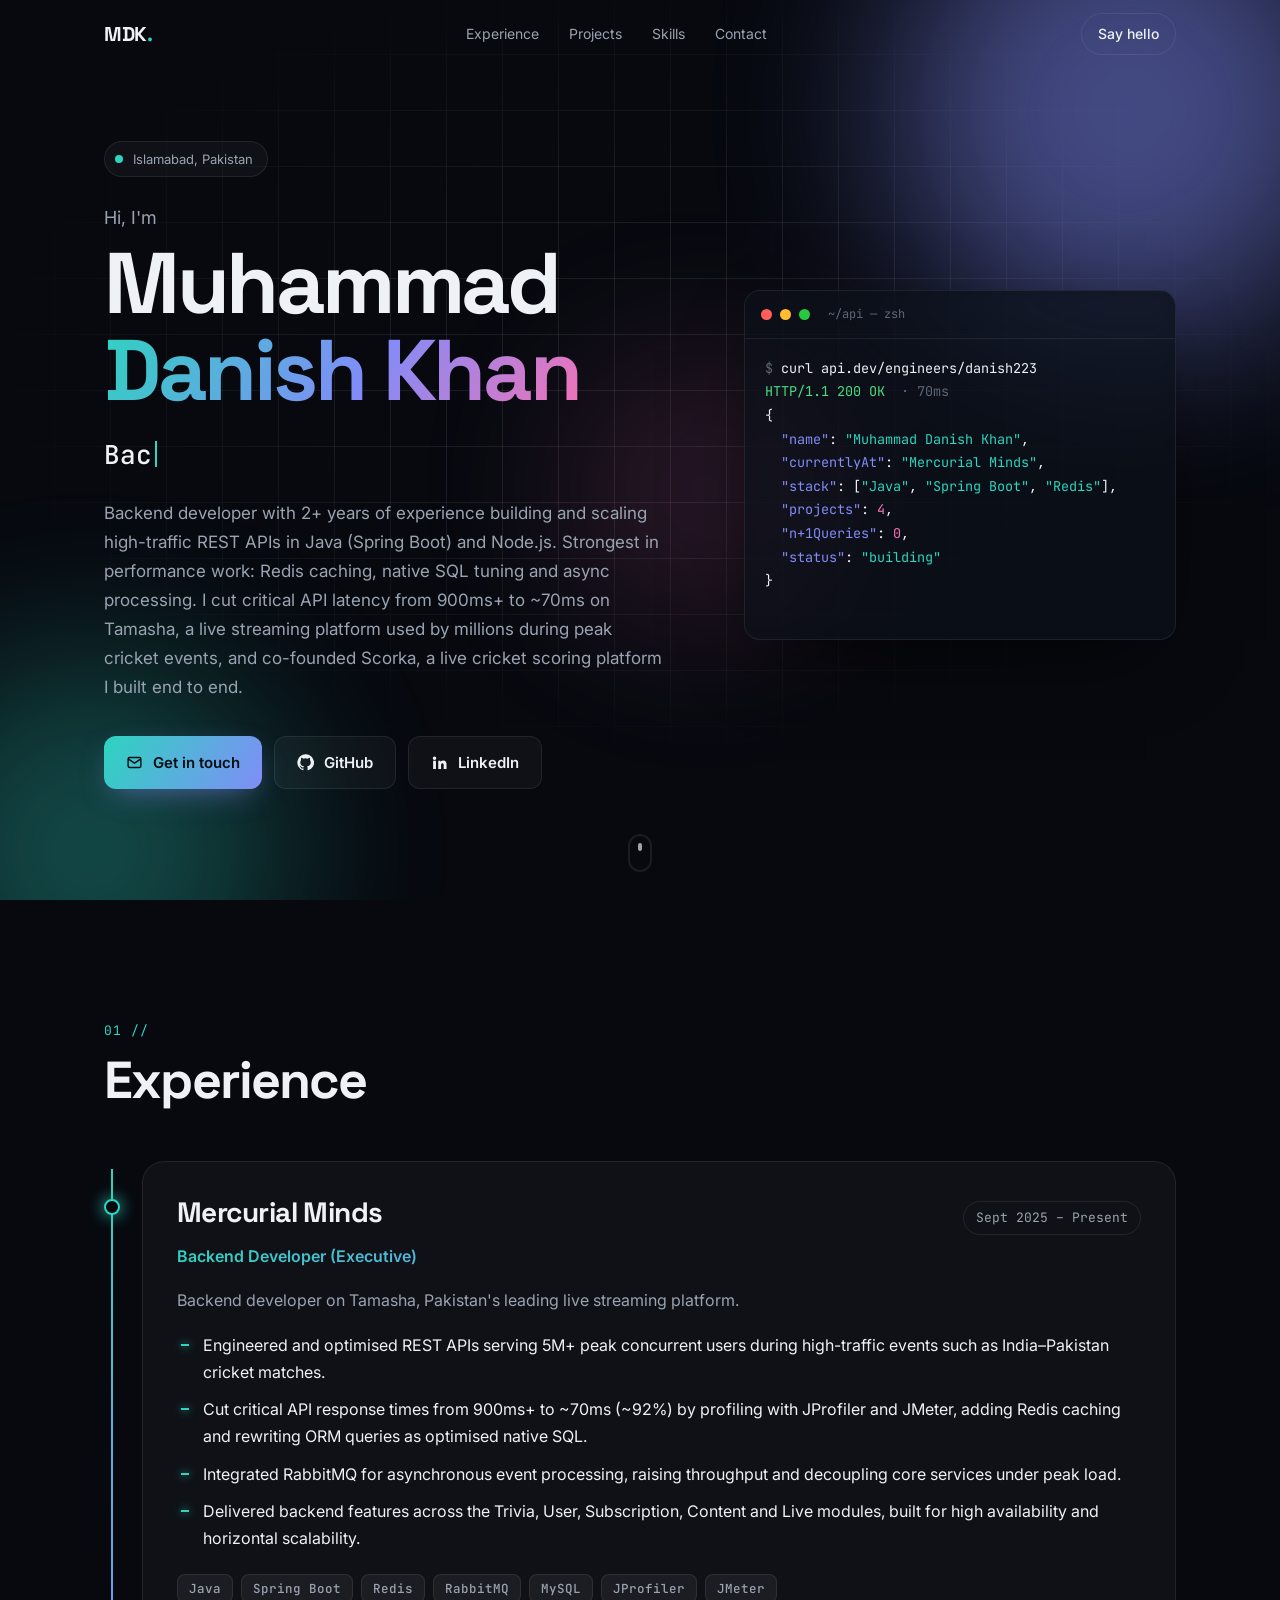
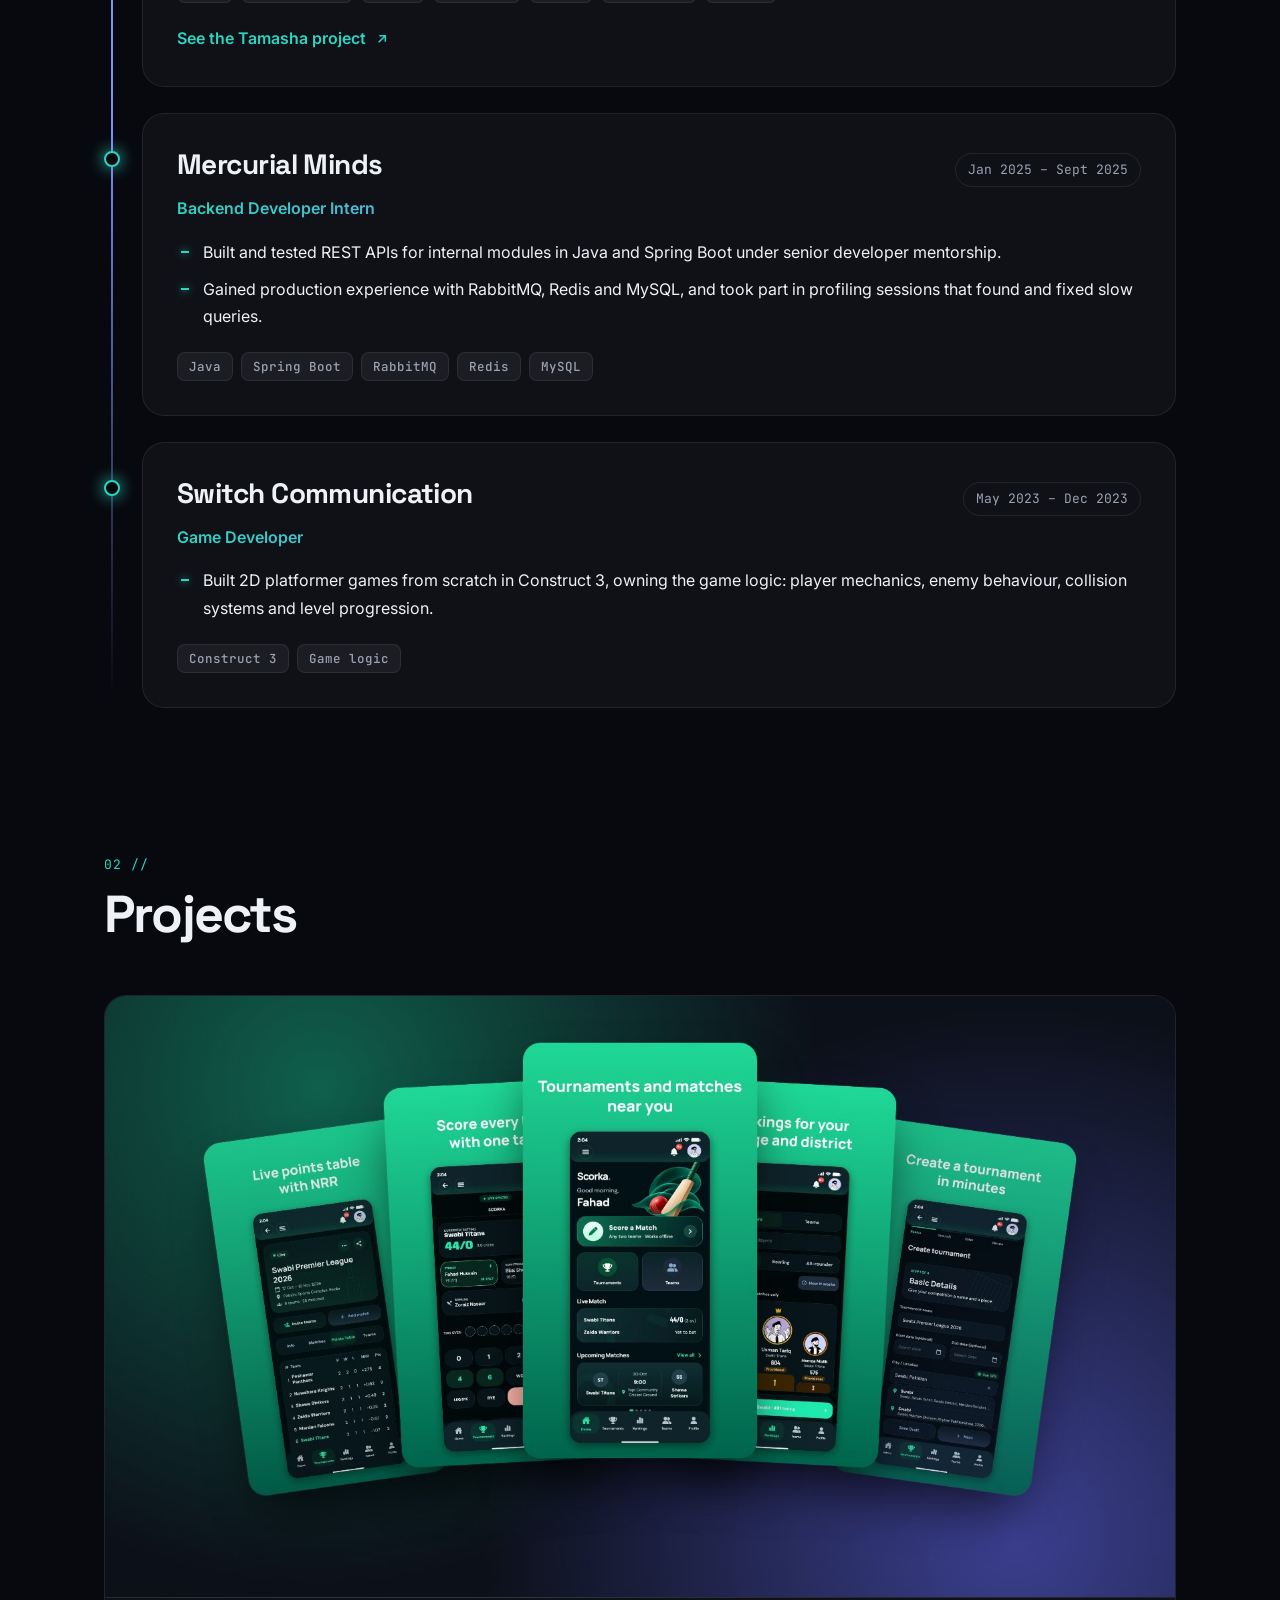
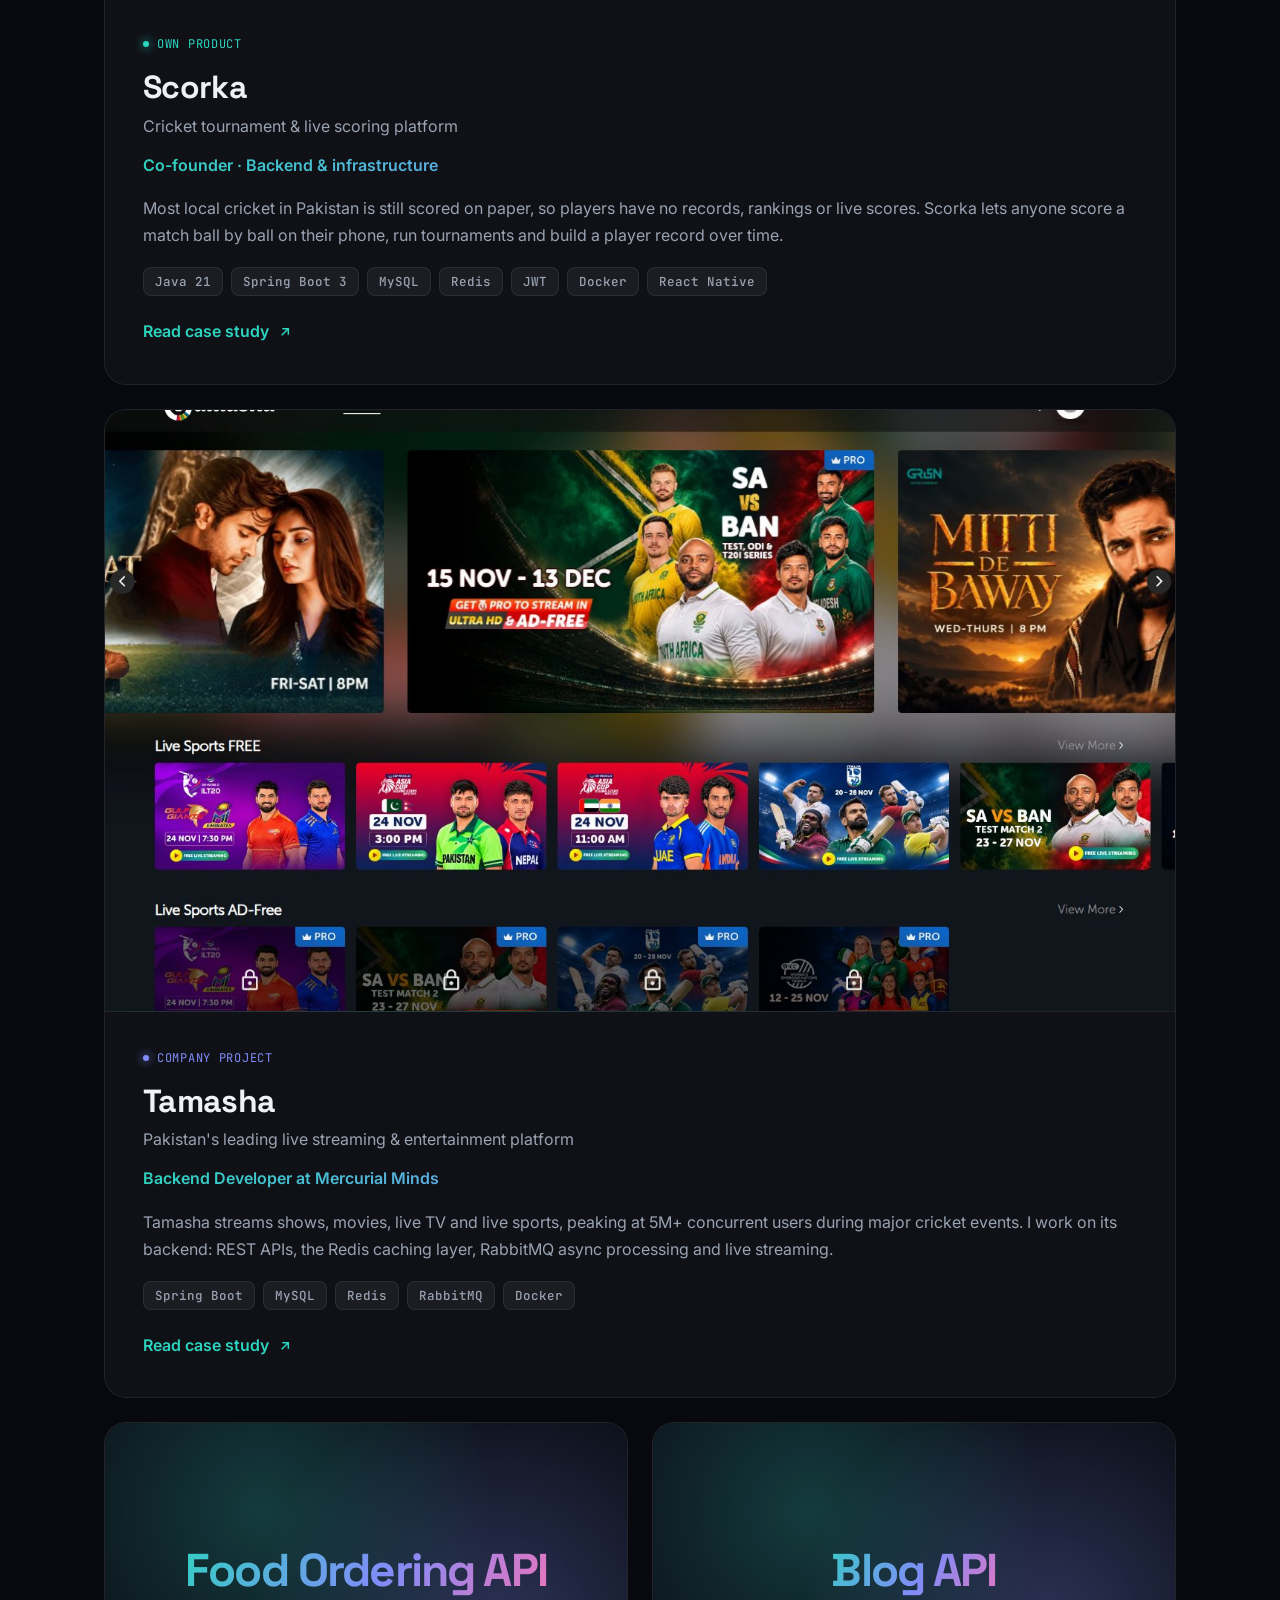
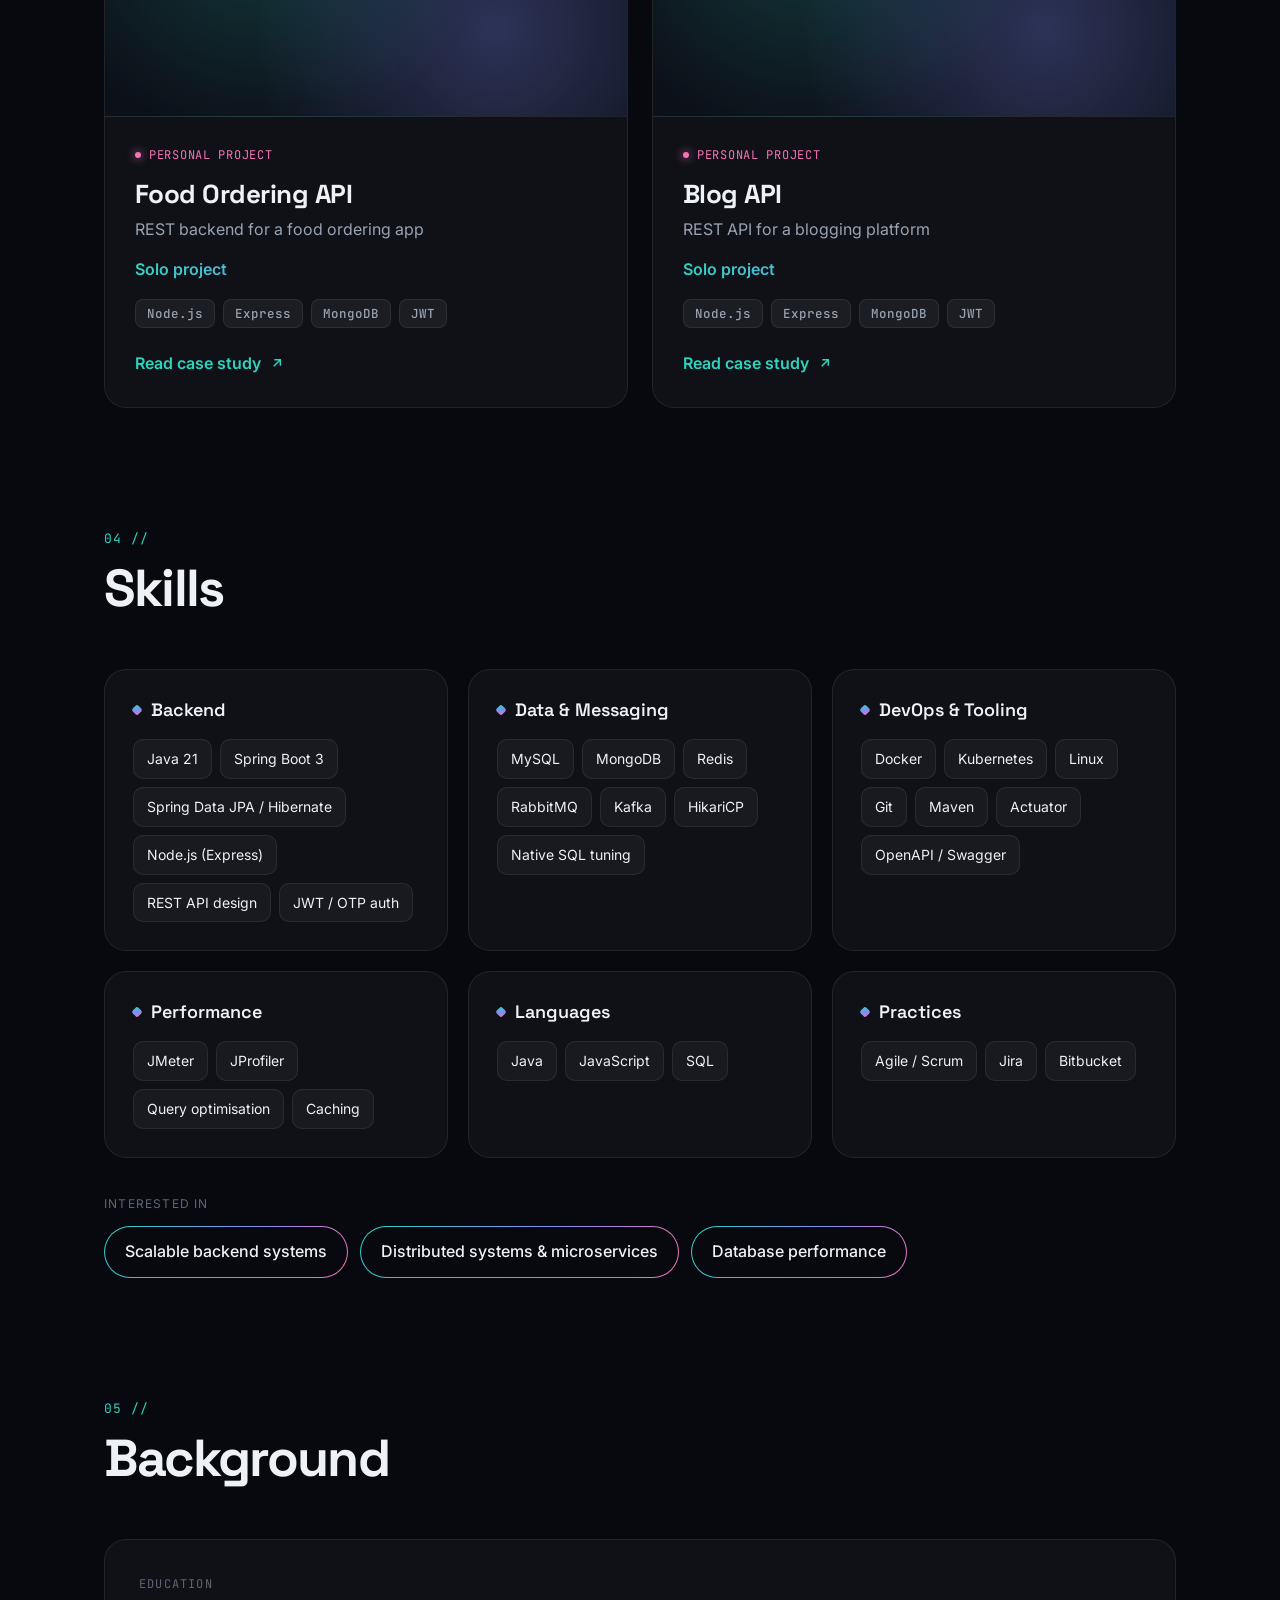
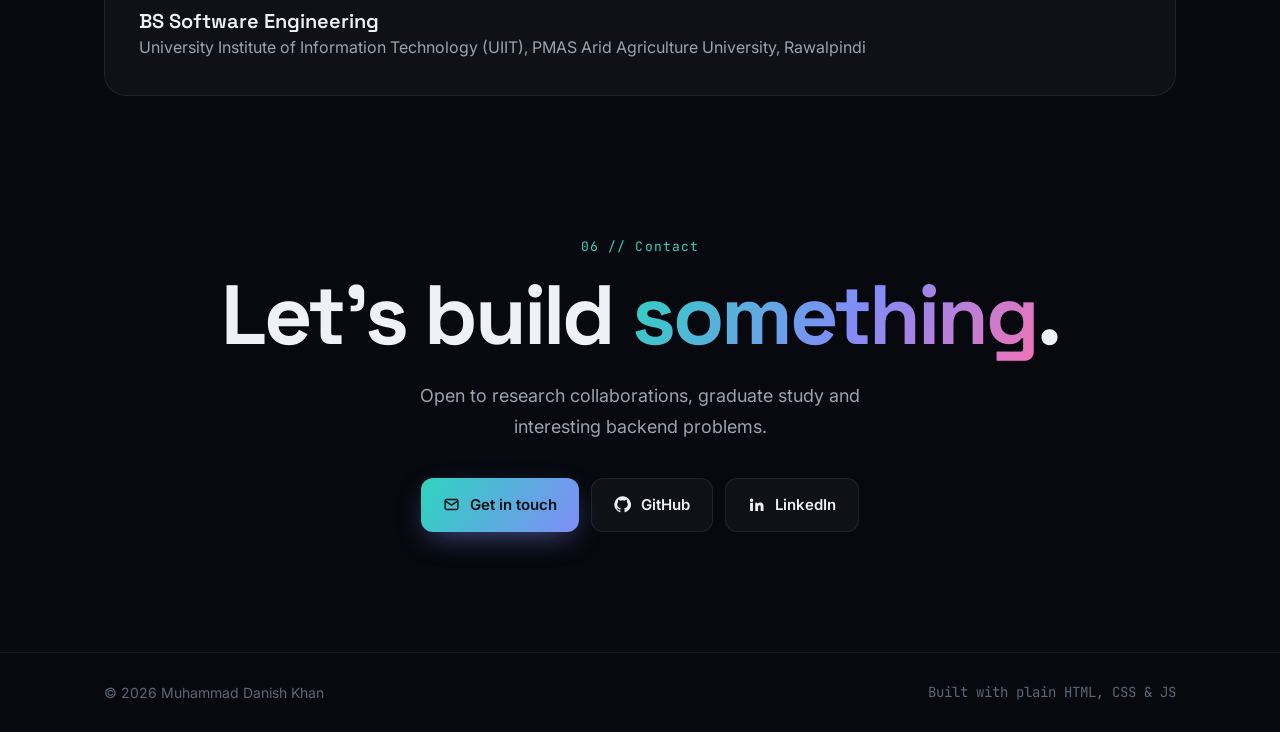
<file: index.html>
<!doctype html>
<html lang="en">
<head>
  <meta charset="utf-8">
  <meta name="viewport" content="width=device-width, initial-scale=1">
  <title>Muhammad Danish Khan · Backend Developer</title>
  <meta name="description" content="Muhammad Danish Khan, backend developer (Java, Spring Boot, Node.js) at Mercurial Minds working on Tamasha, and co-founder of Scorka. Experience, projects and contact.">
  <link rel="canonical" href="https://danish223.github.io/">
  <meta property="og:type" content="website">
  <meta property="og:url" content="https://danish223.github.io/">
  <meta property="og:title" content="Muhammad Danish Khan · Backend Developer">
  <meta property="og:description" content="Backend developer (Java, Spring Boot) at Mercurial Minds, working on Tamasha. Co-founder of Scorka, a live cricket scoring platform.">
  <meta property="og:image" content="https://danish223.github.io/images/scorka.jpg">
  <meta name="twitter:card" content="summary_large_image">
  <link rel="icon" href="data:image/svg+xml,%3Csvg xmlns='http://www.w3.org/2000/svg' viewBox='0 0 64 64'%3E%3Crect width='64' height='64' rx='14' fill='%2307090f'/%3E%3Ctext x='50%25' y='56%25' text-anchor='middle' dominant-baseline='middle' font-family='Arial' font-weight='700' font-size='30' fill='%232dd4bf'%3EDK%3C/text%3E%3C/svg%3E">
  <meta name="theme-color" content="#07090f">
  <link rel="preconnect" href="https://fonts.googleapis.com">
  <link rel="preconnect" href="https://fonts.gstatic.com" crossorigin>
  <link href="https://fonts.googleapis.com/css2?family=Space+Grotesk:wght@500;600;700&family=Inter:wght@400;500;600&family=JetBrains+Mono:wght@400;500&display=swap" rel="stylesheet">
  <link rel="stylesheet" href="style.css">
</head>
<body>
  <div id="progress"></div>
  <div id="app"></div>
  <script src="site.js"></script>
  <script>
    const { esc, has, ext, icon, tags, pts, backdrop, typeClass, buttons, nav, footer } = Site;
    let n = 0;
    const head = (title) => `<div class="sec-head reveal"><div class="sec-num mono">0${++n} //</div><h2>${esc(title)}</h2></div>`;
    const projectUrl = (p) => `project.html?p=${encodeURIComponent(p.id)}`;

    function projectCard(p, i) {
      const big = !!p.featured;
      return `<a class="card pcard${big ? " big" : ""} reveal" style="--d:${(i % 2) * .1}s" href="${projectUrl(p)}">
        <div class="thumb">${p.image ? `<img src="${esc(p.image)}" alt="${esc(p.name)}" loading="lazy">` : `<div class="mark grad-text">${esc(p.name)}</div>`}</div>
        <div class="pbody">
          ${p.type ? `<span class="ptype mono ${typeClass(p.type)}">${esc(p.type)}</span>` : ""}
          <h3>${esc(p.name)}</h3>
          ${p.tagline ? `<p class="tagline">${esc(p.tagline)}</p>` : ""}
          ${p.role ? `<div class="role grad-text" style="margin-top:-6px">${esc(p.role)}</div>` : ""}
          <div class="grow">${big ? `<p class="desc">${esc(p.description)}</p>` : ""}</div>
          ${tags(p.tags)}
          <span class="link-arrow">${p.sections ? "Read case study" : "View project"}${icon.arrow}</span>
        </div>
      </a>`;
    }

    function render(c) {
      document.title = `${c.name} · ${c.title}`;
      const first = (c.name || "").split(" ")[0];
      const navItems = [has(c.experience) && ["#experience", "Experience"], has(c.projects) && ["#projects", "Projects"], has(c.skills) && ["#skills", "Skills"], ["#contact", "Contact"]].filter(Boolean);

      const experience = has(c.experience) ? `<section id="experience"><div class="wrap">${head("Experience")}<div class="timeline">${c.experience.map((e, i) => {
        const proj = (c.projects || []).find((p) => p.id === e.project);
        return `<div class="tl-item reveal" style="--d:${i * .1}s"><div class="tl-dot"></div><div class="card">
          <div class="row-head"><h3>${esc(e.company)}</h3><span class="period mono">${esc(e.period)}</span></div>
          <div class="role grad-text">${esc(e.role)}</div>
          ${e.description ? `<p class="desc">${esc(e.description)}</p>` : ""}${pts(e.points)}${tags(e.tags)}
          ${proj ? `<a class="link-arrow" href="${projectUrl(proj)}">See the ${esc(proj.name)} project${icon.arrow}</a>` : ""}
        </div></div>`;
      }).join("")}</div></div></section>` : "";

      const projects = has(c.projects) ? `<section id="projects"><div class="wrap">${head("Projects")}<div class="projects">${c.projects.map(projectCard).join("")}</div></div></section>` : "";

      const user = (c.github || "").split("/").filter(Boolean).pop();
      const activity = c.githubActivity && user ? `<section id="activity"><div class="wrap">${head("GitHub activity")}
        <a class="card gh-graph reveal" href="${esc(c.github)}" ${ext}><img src="https://ghchart.rshah.org/2dd4bf/${esc(user)}" alt="GitHub contributions of ${esc(user)}" loading="lazy" onerror="this.closest('section').remove()"></a></div></section>` : "";

      const skills = has(c.skills) ? `<section id="skills"><div class="wrap">${head("Skills")}<div class="skills">${c.skills.map((s, i) => `
        <div class="card reveal" style="--d:${i * .1}s"><h4><i></i>${esc(s.group)}</h4><div class="chips">${(s.items || []).map((x) => `<span class="chip">${esc(x)}</span>`).join("")}</div></div>`).join("")}</div>
        ${has(c.interests) ? `<div class="interests reveal"><span class="label" style="width:100%;margin:10px 0 0">Interested in</span>${c.interests.map((x) => `<span class="interest">${esc(x)}</span>`).join("")}</div>` : ""}
        </div></section>` : "";

      const edu = has(c.education) && `<div class="card reveal"><span class="label mono">Education</span>${c.education.map((e) => `
        <div class="edu-item"><strong>${esc(e.degree)}</strong><span>${esc(e.school)}</span>${e.period ? `<div class="mono" style="color:var(--faint);font-size:13px;margin-top:6px">${esc(e.period)}</div>` : ""}</div>`).join("")}</div>`;
      const certs = has(c.certifications) && `<div class="card reveal" style="--d:.1s"><span class="label mono">Certifications</span>${c.certifications.map((x) => `
        <div class="edu-item"><strong>${x.link ? `<a href="${esc(x.link)}" ${ext}>${esc(x.name)} ↗</a>` : esc(x.name)}</strong><span>${esc(x.issuer)}${x.year ? " · " + esc(x.year) : ""}</span></div>`).join("")}</div>`;
      const background = (edu || certs) ? `<section id="background"><div class="wrap">${head("Background")}<div class="${edu && certs ? "two" : ""}">${edu || ""}${certs || ""}</div></div></section>` : "";

      document.getElementById("app").innerHTML = `
        ${nav(c, navItems)}
        <header class="hero" id="top">
          ${backdrop()}
          <div class="wrap hero-inner">
            <div>
              ${c.location ? `<div class="badge reveal"><span class="pulse"></span>${esc(c.location)}</div>` : ""}
              <p class="hello reveal" style="--d:.1s">Hi, I'm</p>
              <h1 class="reveal" style="--d:.18s">${esc(first)} <span class="grad-text">${esc((c.name || "").slice(first.length + 1))}</span></h1>
              <div class="typed reveal mono" style="--d:.26s"><span id="typed"></span><span class="caret"></span></div>
              <p class="summary reveal" style="--d:.34s">${esc(c.summary)}</p>
              <div class="actions reveal" style="--d:.42s">${buttons(c)}</div>
            </div>
            <div class="terminal reveal" style="--d:.5s">
              <div class="term-bar"><i></i><i></i><i></i><span class="mono">~/api — zsh</span></div>
              <div class="term-body" id="term"></div>
            </div>
          </div>
          <a href="#experience" class="scroll-hint" aria-label="Scroll down"></a>
        </header>
        ${experience}${projects}${activity}${skills}${background}
        <section class="contact" id="contact"><div class="wrap">
          <div class="sec-num mono reveal">0${++n} // Contact</div>
          <h2 class="reveal" style="--d:.1s">Let's build <span class="grad-text">something</span>.</h2>
          <p class="reveal" style="--d:.2s">Open to research collaborations, graduate study and interesting backend problems.</p>
          <div class="actions reveal" style="--d:.3s">${buttons(c)}</div>
        </div></section>
        ${footer(c)}`;

      startTyping(has(c.roles) ? c.roles : [c.title]);
      startTerminal(c);
    }

    function startTyping(words) {
      const el = document.getElementById("typed");
      let w = 0, i = 0, del = false;
      (function tick() {
        const word = words[w];
        i += del ? -1 : 1;
        el.textContent = word.slice(0, i);
        let wait = del ? 35 : 75;
        if (!del && i === word.length) { del = true; wait = 1800; }
        else if (del && i === 0) { del = false; w = (w + 1) % words.length; wait = 350; }
        setTimeout(tick, wait);
      })();
    }

    function startTerminal(c) {
      const el = document.getElementById("term");
      const stack = (c.stack || (c.skills?.[0]?.items || []).filter((s) => s.length <= 13).slice(0, 3)).map((s) => `<span class="t-str">"${esc(s)}"</span>`).join(", ");
      const job = c.experience?.[0];
      const lines = [
        `<span class="t-dim">$</span> curl api.dev/engineers/${esc((c.github || "").split("/").pop() || "me")}`,
        `<span class="t-ok">HTTP/1.1 200 OK</span>  <span class="t-dim">· 70ms</span>`,
        `{`,
        `  <span class="t-key">"name"</span>: <span class="t-str">"${esc(c.name)}"</span>,`,
        job ? `  <span class="t-key">"currentlyAt"</span>: <span class="t-str">"${esc(job.company)}"</span>,` : "",
        `  <span class="t-key">"stack"</span>: [${stack}],`,
        `  <span class="t-key">"projects"</span>: <span class="t-num">${(c.projects || []).length}</span>,`,
        `  <span class="t-key">"n+1Queries"</span>: <span class="t-num">0</span>,`,
        `  <span class="t-key">"status"</span>: <span class="t-str">"building"</span>`,
        `}`,
      ].filter(Boolean);
      let li = 0;
      function next() {
        if (li >= lines.length) { setTimeout(() => { el.innerHTML = ""; li = 0; next(); }, 6000); return; }
        const div = document.createElement("div");
        div.innerHTML = lines[li];
        if (li === 0) {
          const full = div.innerHTML, plain = div.textContent; div.textContent = "";
          el.appendChild(div);
          let k = 0;
          const t = setInterval(() => { k++; div.textContent = plain.slice(0, k); if (k >= plain.length) { clearInterval(t); div.innerHTML = full; li++; setTimeout(next, 450); } }, 32);
          return;
        }
        el.appendChild(div); li++;
        setTimeout(next, li === 2 ? 500 : 110);
      }
      setTimeout(next, 900);
    }

    Site.load(render);
  </script>
</body>
</html>
</file>
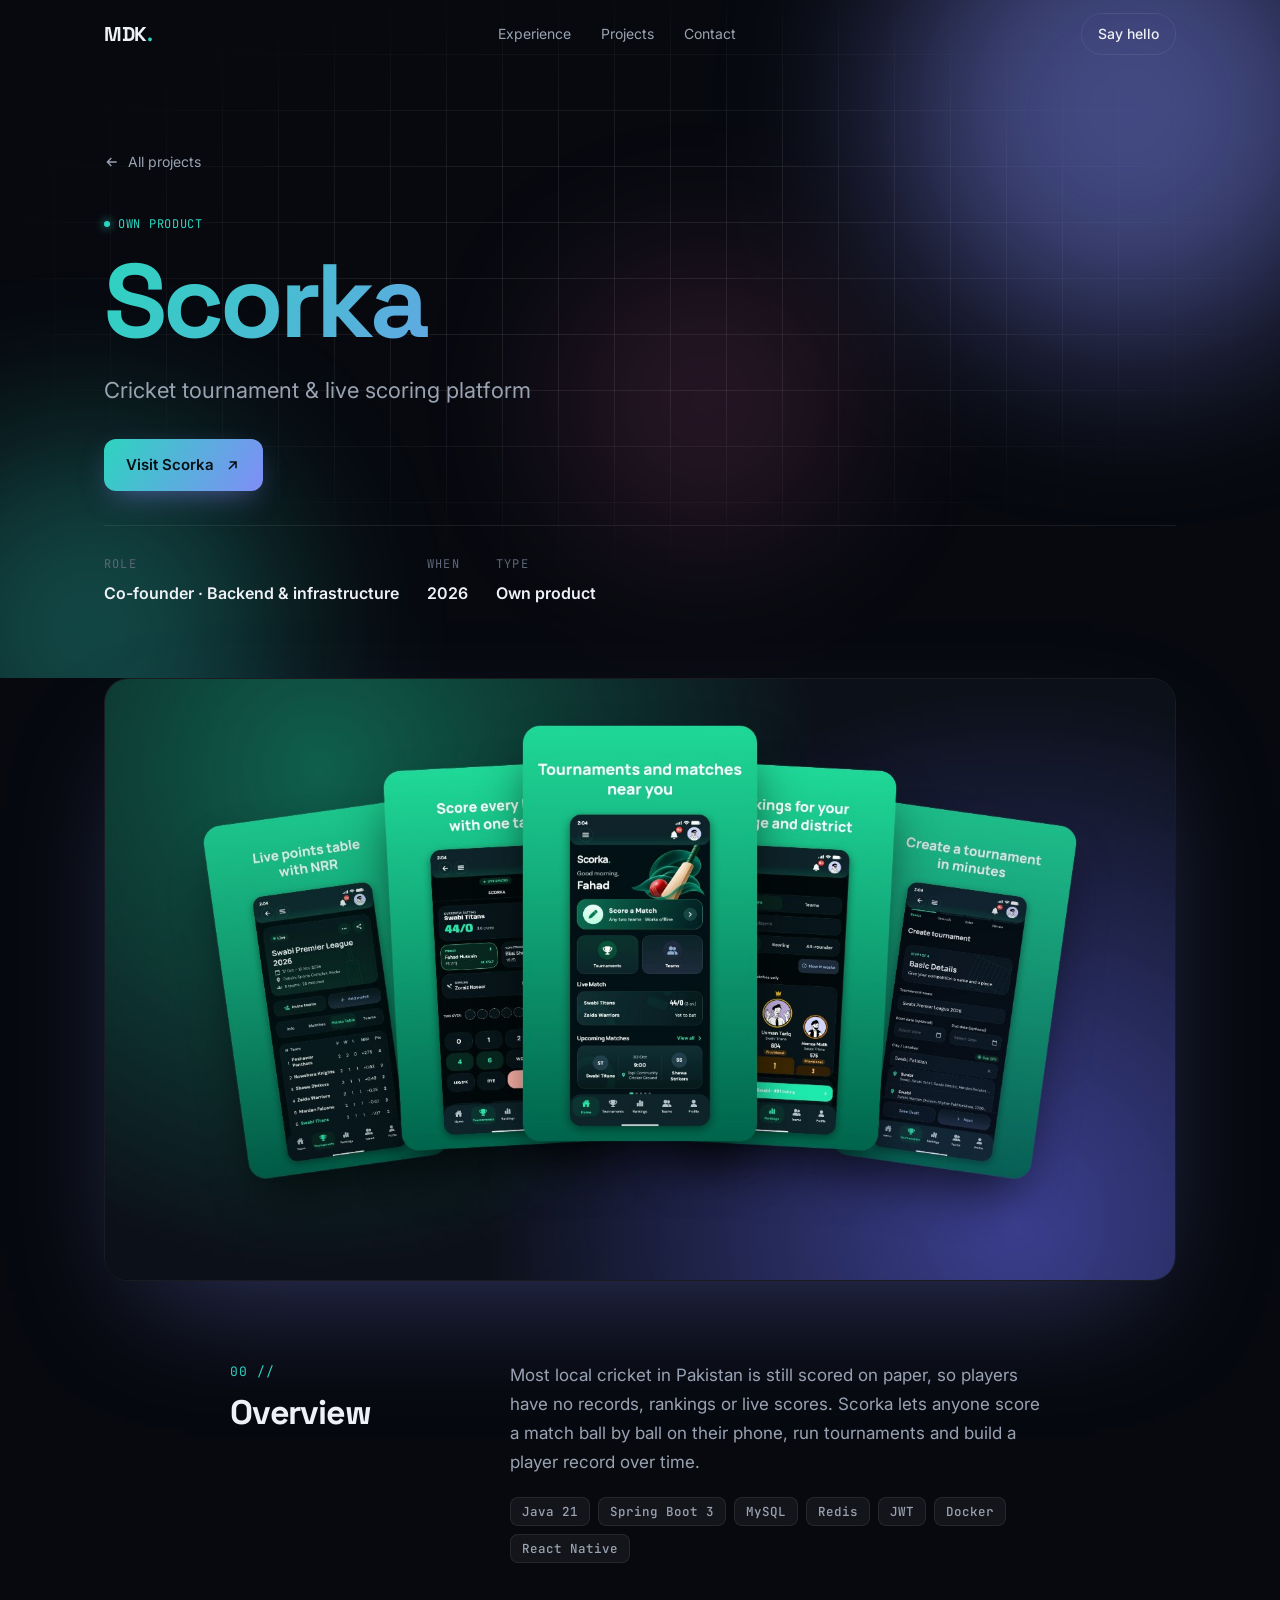
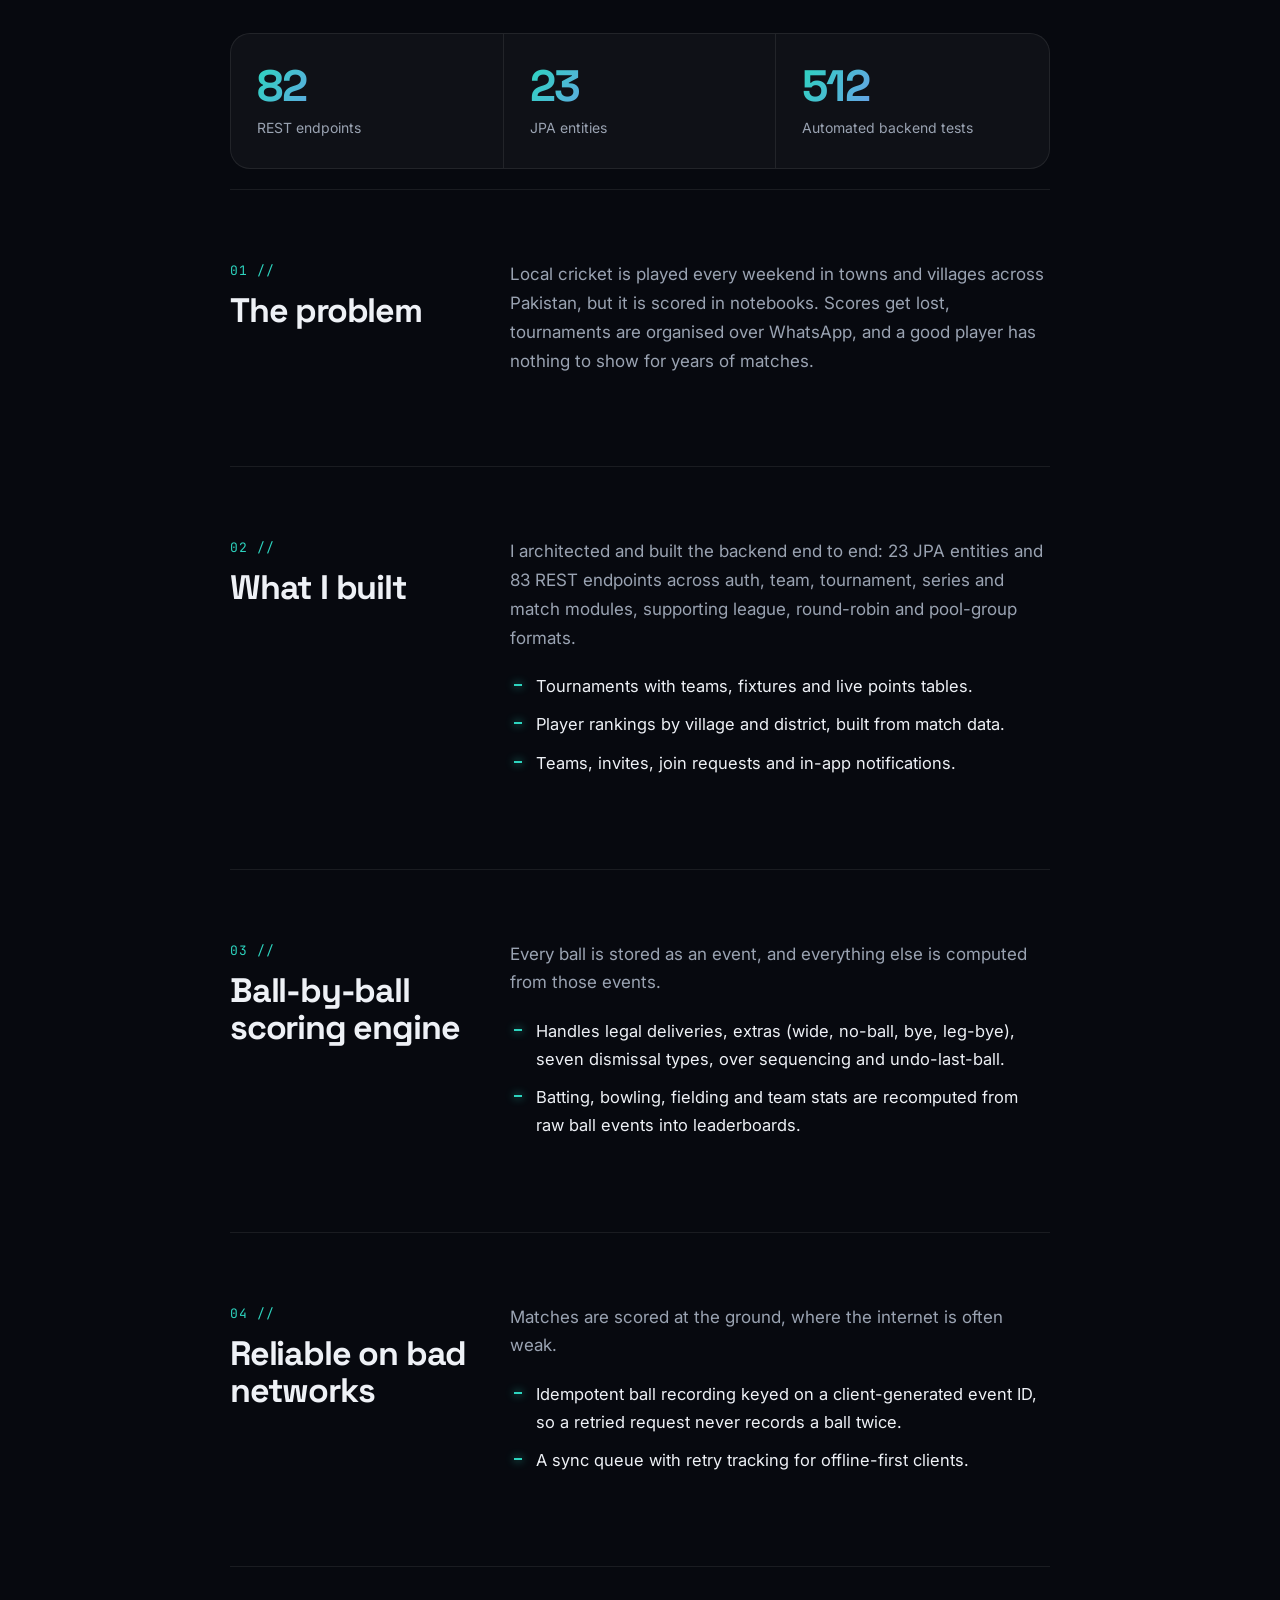
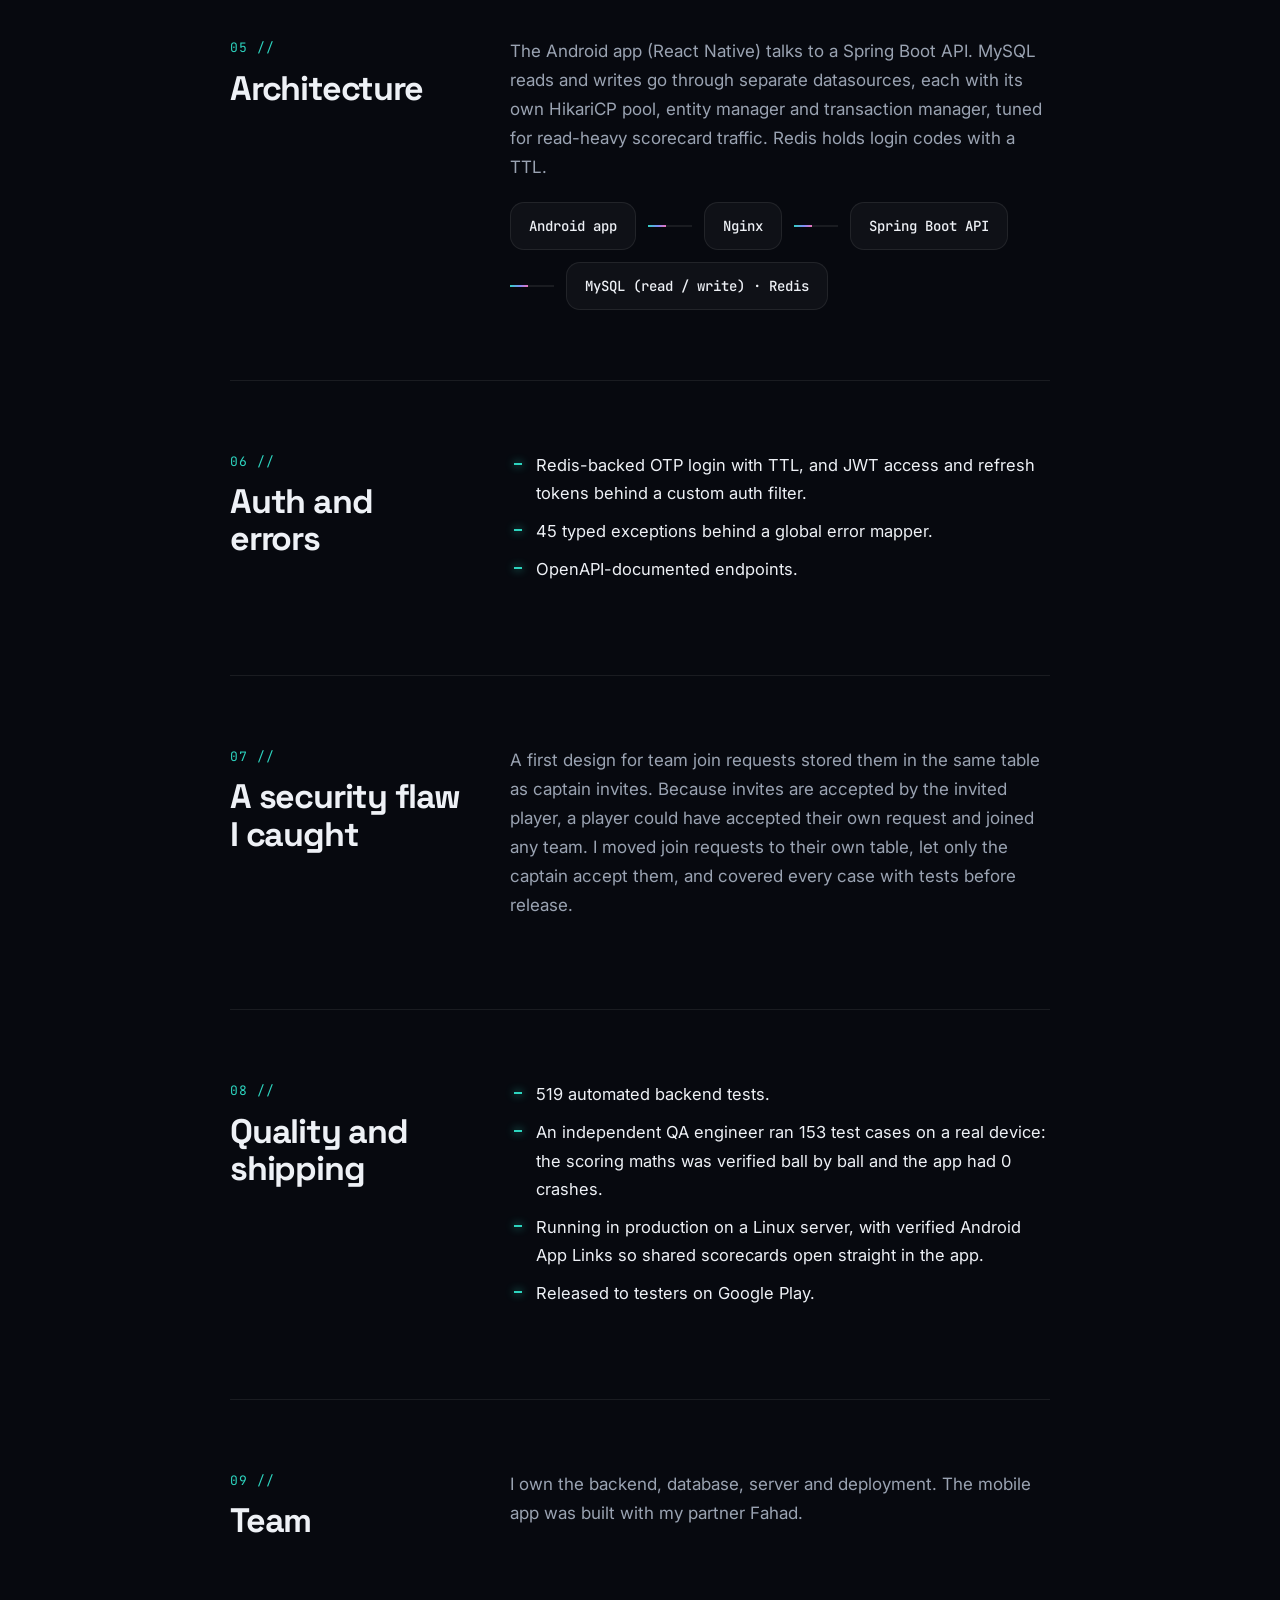
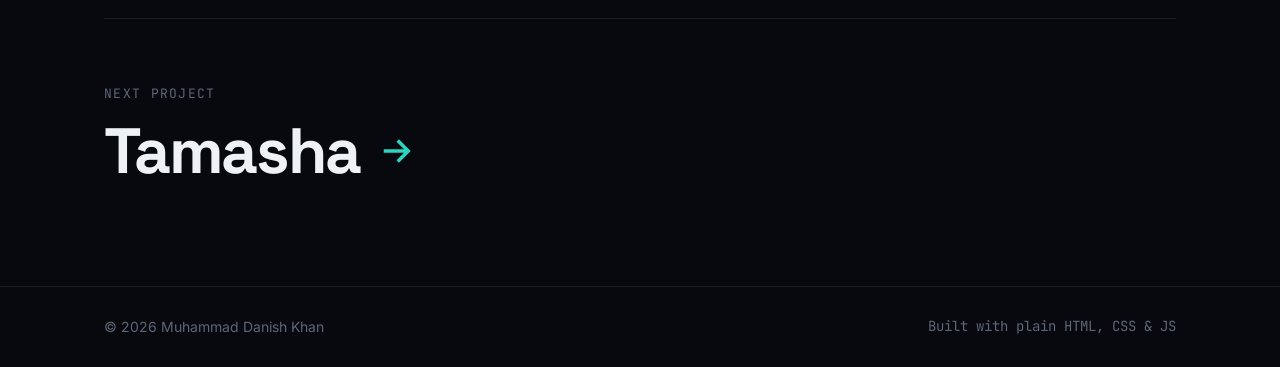
<file: project.html>
<!doctype html>
<html lang="en">
<head>
  <meta charset="utf-8">
  <meta name="viewport" content="width=device-width, initial-scale=1">
  <title>Project · Muhammad Danish Khan</title>
  <meta name="theme-color" content="#07090f">
  <link rel="icon" href="data:image/svg+xml,%3Csvg xmlns='http://www.w3.org/2000/svg' viewBox='0 0 64 64'%3E%3Crect width='64' height='64' rx='14' fill='%2307090f'/%3E%3Ctext x='50%25' y='56%25' text-anchor='middle' dominant-baseline='middle' font-family='Arial' font-weight='700' font-size='30' fill='%232dd4bf'%3EDK%3C/text%3E%3C/svg%3E">
  <link rel="preconnect" href="https://fonts.googleapis.com">
  <link rel="preconnect" href="https://fonts.gstatic.com" crossorigin>
  <link href="https://fonts.googleapis.com/css2?family=Space+Grotesk:wght@500;600;700&family=Inter:wght@400;500;600&family=JetBrains+Mono:wght@400;500&display=swap" rel="stylesheet">
  <link rel="stylesheet" href="style.css">
</head>
<body>
  <div id="progress"></div>
  <div id="app"></div>
  <script src="site.js"></script>
  <script>
    // One page for every project: project.html?p=<id from content.json>
    const { esc, has, ext, icon, tags, pts, backdrop, typeClass, nav, footer, stats } = Site;

    function render(c) {
      const list = c.projects || [];
      const id = new URLSearchParams(location.search).get("p");
      const i = Math.max(0, list.findIndex((p) => p.id === id));
      const p = list[i];
      if (!p) { location.replace("index.html"); return; }
      const next = list.length > 1 ? list[(i + 1) % list.length] : null;
      document.title = `${p.name} · ${c.name}`;

      const meta = [["Role", p.role], ["When", p.period], ["Type", p.type]].filter(([, v]) => v);
      const links = [
        p.link && `<a class="btn primary" href="${esc(p.link)}" ${ext}>Visit ${esc(p.name)}${icon.arrow}</a>`,
        p.github && `<a class="btn" href="${esc(p.github)}" ${ext}>${icon.gh}Source code</a>`,
      ].filter(Boolean).join("");

      const flow = (f) => has(f) ? `<div class="flow">${f.map((x, k) => `${k ? '<span class="arrow"></span>' : ""}<span class="node">${esc(x)}</span>`).join("")}</div>` : "";
      const sections = (p.sections || []).map((s, k) => `
        <div class="cs-sec reveal">
          <div><span class="sec-num mono">0${k + 1} //</span><h2>${esc(s.title)}</h2></div>
          <div>${s.body ? `<p>${esc(s.body)}</p>` : ""}${pts(s.points)}${flow(s.flow)}</div>
        </div>`).join("");

      document.getElementById("app").innerHTML = `
        ${nav(c, [["index.html#experience", "Experience"], ["index.html#projects", "Projects"], ["index.html#contact", "Contact"]])}
        <header class="cs-hero">
          ${backdrop()}
          <div class="wrap">
            <a class="back reveal" href="index.html#projects">${icon.left}All projects</a>
            ${p.type ? `<div class="reveal" style="--d:.05s"><span class="ptype mono ${typeClass(p.type)}">${esc(p.type)}</span></div>` : ""}
            <h1 class="reveal grad-text" style="--d:.1s">${esc(p.name)}</h1>
            ${p.tagline ? `<p class="tagline reveal" style="--d:.18s">${esc(p.tagline)}</p>` : ""}
            ${links ? `<div class="actions reveal" style="--d:.26s">${links}</div>` : ""}
            ${meta.length ? `<div class="meta reveal" style="--d:.34s">${meta.map(([k, v]) => `<div><span class="mono">${k}</span><b>${esc(v)}</b></div>`).join("")}</div>` : ""}
          </div>
        </header>
        <main class="wrap">
          ${p.image ? `<div class="cs-shot"><img src="${esc(p.image)}" alt="${esc(p.name)}"></div>` : ""}
          ${p.note ? `<p class="note reveal">${esc(p.note)}</p>` : ""}
          <div class="narrow" style="margin:0 auto">
            <div class="cs-sec reveal" style="border-top:0;padding-top:80px">
              <div><span class="sec-num mono">00 //</span><h2>Overview</h2></div>
              <div><p>${esc(p.description)}</p>${tags(p.tags)}</div>
            </div>
            ${has(p.stats) ? `<div class="reveal" style="margin-bottom:20px">${stats(p.stats)}</div>` : ""}
            ${sections}
          </div>
          ${next ? `<a class="next reveal" href="project.html?p=${encodeURIComponent(next.id)}"><span class="mono">Next project</span><b>${esc(next.name)}${icon.right}</b></a>` : ""}
        </main>
        ${footer(c)}`;
    }

    Site.load(render);
  </script>
</body>
</html>
</file>
<file: style.css>
/* Shared by every page. Text lives in content.json. */
:root {
  --bg: #07090f; --bg2: #0c1019; --surface: rgba(255,255,255,.035);
  --line: rgba(255,255,255,.08); --ink: #eef1f6; --muted: #9aa3b2; --faint: #5d6676;
  --a1: #2dd4bf; --a2: #818cf8; --a3: #f472b6;
  --grad: linear-gradient(120deg, var(--a1), var(--a2) 55%, var(--a3));
}
* { box-sizing: border-box; }
html { scroll-behavior: smooth; }
body { margin: 0; background: var(--bg); color: var(--ink); font: 16px/1.7 Inter, system-ui, sans-serif; -webkit-font-smoothing: antialiased; overflow-x: hidden; }
a { color: inherit; text-decoration: none; }
::selection { background: var(--a2); color: #fff; }
.wrap { max-width: 1120px; margin: 0 auto; padding: 0 24px; }
.narrow { max-width: 820px; }
.mono { font-family: "JetBrains Mono", monospace; }
.grad-text { background: var(--grad); -webkit-background-clip: text; background-clip: text; color: transparent; }

/* Page transition */
body { animation: page-in .6s ease both; }
body.leaving { opacity: 0; transform: translateY(-8px); transition: opacity .28s, transform .28s; }
@keyframes page-in { from { opacity: 0; transform: translateY(10px); } }

/* Progress + nav */
#progress { position: fixed; top: 0; left: 0; height: 2px; width: 0; background: var(--grad); z-index: 60; }
nav { position: fixed; inset: 0 0 auto; z-index: 50; transition: background .3s, border-color .3s; border-bottom: 1px solid transparent; }
nav.scrolled { background: rgba(7,9,15,.72); backdrop-filter: blur(14px); -webkit-backdrop-filter: blur(14px); border-color: var(--line); }
nav .wrap { display: flex; align-items: center; justify-content: space-between; height: 68px; }
.logo { font: 700 20px "Space Grotesk", sans-serif; letter-spacing: -.02em; }
.logo span { color: var(--a1); }
.nav-links { display: flex; gap: 30px; font-size: 14px; color: var(--muted); }
.nav-links a { position: relative; transition: color .2s; }
.nav-links a::after { content: ""; position: absolute; left: 0; bottom: -4px; height: 1px; width: 0; background: var(--a1); transition: width .25s; }
.nav-links a:hover { color: var(--ink); }
.nav-links a:hover::after { width: 100%; }
.nav-cta { padding: 8px 16px; border: 1px solid var(--line); border-radius: 999px; font-size: 14px; font-weight: 500; transition: border-color .2s, background .2s; }
.nav-cta:hover { border-color: var(--a1); background: rgba(45,212,191,.08); }

/* Animated backdrop */
.backdrop { position: absolute; inset: 0; overflow: hidden; pointer-events: none; }
.grid-bg { position: absolute; inset: -2px; background-image: linear-gradient(var(--line) 1px, transparent 1px), linear-gradient(90deg, var(--line) 1px, transparent 1px); background-size: 56px 56px; mask-image: radial-gradient(ellipse 70% 60% at 50% 40%, #000 30%, transparent 75%); -webkit-mask-image: radial-gradient(ellipse 70% 60% at 50% 40%, #000 30%, transparent 75%); animation: drift 22s linear infinite; }
@keyframes drift { to { background-position: 56px 56px; } }
.blob { position: absolute; border-radius: 50%; filter: blur(90px); opacity: .5; animation: float 16s ease-in-out infinite; }
.blob.b1 { width: 460px; height: 460px; background: var(--a2); top: -120px; right: -80px; }
.blob.b2 { width: 380px; height: 380px; background: var(--a1); bottom: -140px; left: -100px; opacity: .32; animation-delay: -6s; }
.blob.b3 { width: 260px; height: 260px; background: var(--a3); top: 40%; left: 45%; opacity: .18; animation-delay: -11s; }
@keyframes float { 0%,100% { transform: translate(0,0) scale(1); } 33% { transform: translate(40px,-30px) scale(1.08); } 66% { transform: translate(-30px,25px) scale(.95); } }

/* Hero (home) */
.hero { position: relative; min-height: 100vh; display: flex; align-items: center; padding: 110px 0 80px; overflow: hidden; }
.hero-inner { position: relative; display: grid; grid-template-columns: 1.15fr .85fr; gap: 56px; align-items: center; width: 100%; }
.badge { display: inline-flex; align-items: center; gap: 10px; padding: 6px 14px 6px 10px; border: 1px solid var(--line); border-radius: 999px; background: var(--surface); font-size: 13px; color: var(--muted); }
.pulse { width: 8px; height: 8px; border-radius: 50%; background: var(--a1); box-shadow: 0 0 0 0 rgba(45,212,191,.6); animation: pulse 2s infinite; }
@keyframes pulse { 70% { box-shadow: 0 0 0 10px rgba(45,212,191,0); } 100% { box-shadow: 0 0 0 0 rgba(45,212,191,0); } }
.hello { margin: 26px 0 6px; color: var(--muted); font-size: 18px; }
h1 { font: 700 clamp(46px, 7.4vw, 86px)/1.02 "Space Grotesk", sans-serif; letter-spacing: -.04em; margin: 0; }
.typed { margin: 18px 0 22px; font-size: clamp(20px, 2.6vw, 26px); font-weight: 500; min-height: 1.5em; }
.caret { display: inline-block; width: 2px; height: 1em; background: var(--a1); margin-left: 3px; vertical-align: -3px; animation: blink 1s steps(1) infinite; }
@keyframes blink { 50% { opacity: 0; } }
.summary { color: var(--muted); font-size: 17px; max-width: 560px; margin: 0 0 34px; }
.actions { display: flex; flex-wrap: wrap; gap: 12px; }
.btn { position: relative; display: inline-flex; align-items: center; gap: 10px; padding: 13px 22px; border-radius: 12px; font-weight: 600; font-size: 15px; border: 1px solid var(--line); background: var(--surface); transition: transform .2s, border-color .2s, box-shadow .2s; }
.btn:hover { transform: translateY(-2px); border-color: rgba(255,255,255,.2); }
.btn.primary { border: 0; color: #061014; background: var(--grad); background-size: 200% 100%; animation: shine 6s linear infinite; box-shadow: 0 10px 30px -10px rgba(129,140,248,.6); }
.btn.primary:hover { box-shadow: 0 14px 40px -10px rgba(129,140,248,.85); }
@keyframes shine { 50% { background-position: 100% 0; } }
.btn svg { width: 17px; height: 17px; }

.terminal { border: 1px solid var(--line); border-radius: 16px; background: rgba(12,16,25,.82); backdrop-filter: blur(10px); box-shadow: 0 30px 80px -30px rgba(0,0,0,.8); overflow: hidden; transform: perspective(1200px) rotateY(-6deg) rotateX(3deg); transition: transform .6s; }
.terminal:hover { transform: perspective(1200px) rotateY(0) rotateX(0); }
.term-bar { display: flex; align-items: center; gap: 8px; padding: 13px 16px; border-bottom: 1px solid var(--line); }
.term-bar i { width: 11px; height: 11px; border-radius: 50%; background: #ff5f57; }
.term-bar i:nth-child(2) { background: #febc2e; } .term-bar i:nth-child(3) { background: #28c840; }
.term-bar span { margin-left: 10px; font-size: 12px; color: var(--faint); }
.term-body { padding: 18px 20px 22px; font: 13.5px/1.75 "JetBrains Mono", monospace; min-height: 300px; white-space: pre-wrap; word-break: break-word; }
.t-dim { color: var(--faint); } .t-key { color: var(--a2); } .t-str { color: var(--a1); } .t-num { color: var(--a3); } .t-ok { color: #4ade80; }
.scroll-hint { position: absolute; bottom: 28px; left: 50%; transform: translateX(-50%); width: 24px; height: 38px; border: 2px solid var(--line); border-radius: 14px; }
.scroll-hint::after { content: ""; position: absolute; top: 7px; left: 50%; width: 4px; height: 8px; margin-left: -2px; border-radius: 2px; background: var(--muted); animation: wheel 1.8s infinite; }
@keyframes wheel { 0% { opacity: 1; transform: translateY(0); } 100% { opacity: 0; transform: translateY(12px); } }

/* Stats */
.stats { display: grid; grid-template-columns: repeat(auto-fit, minmax(180px, 1fr)); border: 1px solid var(--line); border-radius: 20px; background: var(--surface); overflow: hidden; }
.stat { padding: 30px 26px; border-right: 1px solid var(--line); }
.stat:last-child { border-right: 0; }
.stat b { display: block; font: 700 44px/1 "Space Grotesk", sans-serif; letter-spacing: -.03em; }
.stat span { display: block; margin-top: 10px; color: var(--muted); font-size: 14px; line-height: 1.45; }

/* Sections */
section { padding: 120px 0 0; }
.sec-head { margin-bottom: 52px; }
.sec-num { font-size: 13px; color: var(--a1); letter-spacing: .08em; }
h2 { font: 700 clamp(34px, 4.6vw, 52px)/1.1 "Space Grotesk", sans-serif; letter-spacing: -.035em; margin: 10px 0 0; }
.card { position: relative; border: 1px solid var(--line); border-radius: 22px; background: var(--surface); padding: 34px; overflow: hidden; transition: border-color .3s, transform .35s; }
.card::before { content: ""; position: absolute; inset: 0; background: radial-gradient(480px circle at var(--mx, -999px) var(--my, -999px), rgba(129,140,248,.13), transparent 45%); pointer-events: none; z-index: 1; }
.card:hover { border-color: rgba(255,255,255,.16); }
a.card:hover { transform: translateY(-4px); }

.timeline { position: relative; padding-left: 38px; }
.timeline::before { content: ""; position: absolute; left: 7px; top: 8px; bottom: 8px; width: 2px; background: linear-gradient(var(--a1), var(--a2), transparent); }
.tl-item { position: relative; margin-bottom: 26px; }
.tl-dot { position: absolute; left: -38px; top: 38px; width: 16px; height: 16px; border-radius: 50%; background: var(--bg); border: 2px solid var(--a1); box-shadow: 0 0 16px var(--a1); }
.row-head { display: flex; justify-content: space-between; align-items: baseline; gap: 14px; flex-wrap: wrap; }
h3 { font: 700 28px/1.2 "Space Grotesk", sans-serif; letter-spacing: -.02em; margin: 0; }
.period { font-size: 13px; color: var(--muted); padding: 5px 12px; border: 1px solid var(--line); border-radius: 999px; white-space: nowrap; }
.role { margin: 8px 0 16px; font-weight: 600; }
.desc { color: var(--muted); margin: 0 0 18px; }
ul.pts { list-style: none; margin: 0 0 22px; padding: 0; display: grid; gap: 10px; }
ul.pts li { position: relative; padding-left: 26px; }
ul.pts li::before { content: ""; position: absolute; left: 4px; top: 12px; width: 8px; height: 2px; background: var(--a1); box-shadow: 0 0 8px var(--a1); }
.tags { display: flex; flex-wrap: wrap; gap: 8px; }
.tag { font: 500 12.5px "JetBrains Mono", monospace; padding: 5px 11px; border-radius: 8px; background: rgba(255,255,255,.05); border: 1px solid var(--line); color: var(--muted); }
.link-arrow { display: inline-flex; align-items: center; gap: 8px; margin-top: 22px; font-weight: 600; color: var(--a1); }
.link-arrow svg { width: 16px; transition: transform .25s; }
.link-arrow:hover svg, a.card:hover .link-arrow svg { transform: translate(3px,-3px); }

/* Project cards (home) */
.projects { display: grid; grid-template-columns: 1fr 1fr; gap: 24px; }
.pcard { display: flex; flex-direction: column; padding: 0; }
.pcard.big { grid-column: 1 / -1; }
.pcard .thumb { position: relative; overflow: hidden; aspect-ratio: 16 / 9; background: radial-gradient(circle at 30% 30%, rgba(45,212,191,.22), transparent 55%), radial-gradient(circle at 75% 70%, rgba(129,140,248,.28), transparent 55%), var(--bg2); display: grid; place-items: center; border-bottom: 1px solid var(--line); }
.pcard .thumb img { position: absolute; inset: 0; width: 100%; height: 100%; object-fit: cover; transition: transform .8s cubic-bezier(.2,.7,.2,1); }
.pcard:hover .thumb img { transform: scale(1.06); }
.pcard .mark { font: 700 clamp(30px, 4vw, 46px) "Space Grotesk", sans-serif; letter-spacing: -.04em; transition: transform .6s; text-align: center; padding: 0 20px; }
.pcard:hover .mark { transform: scale(1.06) rotate(-2deg); }
.pcard .pbody { padding: 28px 30px 30px; display: flex; flex-direction: column; flex: 1; }
.pcard.big .pbody { padding: 36px 38px 38px; }
.pcard.big h3 { font-size: 32px; }
.ptype { display: inline-flex; align-self: flex-start; gap: 8px; align-items: center; font-size: 12px; letter-spacing: .06em; text-transform: uppercase; color: var(--a1); margin-bottom: 14px; }
.ptype::before { content: ""; width: 6px; height: 6px; border-radius: 50%; background: currentColor; box-shadow: 0 0 10px currentColor; }
.ptype.company { color: var(--a2); } .ptype.personal { color: var(--a3); }
.pcard h3 { font-size: 26px; }
.pcard .tagline { color: var(--muted); margin: 6px 0 18px; }
.pcard .grow { flex: 1; }

/* Skills */
.skills { display: grid; grid-template-columns: repeat(3, 1fr); gap: 20px; }
.skills .card { padding: 28px; }
.skills h4 { margin: 0 0 18px; font: 600 18px "Space Grotesk", sans-serif; display: flex; align-items: center; gap: 10px; }
.skills h4 i { width: 8px; height: 8px; border-radius: 2px; background: var(--grad); transform: rotate(45deg); }
.chips { display: flex; flex-wrap: wrap; gap: 8px; }
.chip { padding: 7px 13px; border-radius: 10px; font-size: 14px; background: rgba(255,255,255,.04); border: 1px solid var(--line); transition: border-color .2s, transform .2s, color .2s; }
.chip:hover { border-color: var(--a1); color: var(--a1); transform: translateY(-2px); }
.interests { display: flex; flex-wrap: wrap; gap: 12px; margin-top: 26px; }
.interest { padding: 11px 20px; border-radius: 999px; font-weight: 500; background: linear-gradient(var(--bg), var(--bg)) padding-box, var(--grad) border-box; border: 1px solid transparent; }
.label { font-size: 12px; letter-spacing: .1em; color: var(--faint); text-transform: uppercase; margin-bottom: 14px; display: block; }

.two { display: grid; grid-template-columns: 1fr 1fr; gap: 20px; }
.edu-item + .edu-item { margin-top: 18px; padding-top: 18px; border-top: 1px solid var(--line); }
.edu-item strong { display: block; font: 600 20px "Space Grotesk", sans-serif; }
.edu-item span { color: var(--muted); }

.gh-graph { padding: 26px; }
.gh-graph img { width: 100%; display: block; }

.contact { text-align: center; padding: 140px 0 120px; position: relative; }
.contact h2 { font-size: clamp(42px, 7vw, 84px); }
.contact p { color: var(--muted); max-width: 520px; margin: 20px auto 36px; font-size: 18px; }
.contact .actions { justify-content: center; }
footer { border-top: 1px solid var(--line); padding: 28px 0; color: var(--faint); font-size: 14px; }
footer .wrap { display: flex; justify-content: space-between; gap: 12px; flex-wrap: wrap; }

/* Case study page */
.cs-hero { position: relative; padding: 150px 0 70px; overflow: hidden; }
.cs-hero .wrap { position: relative; }
.back { display: inline-flex; align-items: center; gap: 8px; color: var(--muted); font-size: 14px; margin-bottom: 34px; transition: color .2s, gap .2s; }
.back:hover { color: var(--ink); gap: 12px; }
.cs-hero h1 { font-size: clamp(48px, 9vw, 104px); }
.cs-hero .tagline { font-size: clamp(18px, 2.2vw, 22px); color: var(--muted); max-width: 720px; margin: 18px 0 30px; }
.meta { display: flex; flex-wrap: wrap; gap: 28px; margin: 34px 0 0; padding-top: 28px; border-top: 1px solid var(--line); }
.meta div span { display: block; font-size: 12px; letter-spacing: .1em; text-transform: uppercase; color: var(--faint); margin-bottom: 6px; }
.meta div b { font-weight: 600; }
.cs-shot { position: relative; border-radius: 24px; overflow: hidden; border: 1px solid var(--line); box-shadow: 0 50px 120px -40px rgba(129,140,248,.35); transform: perspective(1400px) rotateX(8deg) scale(.96); transition: transform 1.2s cubic-bezier(.2,.7,.2,1); }
.cs-shot.in { transform: none; }
.cs-shot img { width: 100%; display: block; }
.note { margin-top: 28px; padding: 16px 20px; border-left: 2px solid var(--a2); background: rgba(129,140,248,.07); border-radius: 0 12px 12px 0; color: var(--muted); font-size: 15px; }
.cs-sec { display: grid; grid-template-columns: 240px 1fr; gap: 40px; padding: 70px 0; border-top: 1px solid var(--line); }
.cs-sec h2 { font-size: clamp(26px, 3vw, 34px); margin: 0; position: sticky; top: 100px; }
.cs-sec .sec-num { display: block; margin-bottom: 10px; }
.cs-sec p { color: var(--muted); font-size: 17px; margin: 0 0 20px; }
.cs-sec ul.pts li { font-size: 16.5px; }
.flow { display: flex; flex-wrap: wrap; align-items: center; gap: 12px; margin-top: 8px; }
.flow .node { padding: 14px 18px; border-radius: 14px; border: 1px solid var(--line); background: var(--surface); font: 500 14px "JetBrains Mono", monospace; }
.flow .arrow { position: relative; width: 44px; height: 2px; background: var(--line); overflow: hidden; }
.flow .arrow::after { content: ""; position: absolute; inset: 0; width: 40%; background: var(--grad); animation: flow 1.6s linear infinite; }
@keyframes flow { from { transform: translateX(-100%); } to { transform: translateX(260%); } }
.next { display: block; padding: 60px 0 100px; border-top: 1px solid var(--line); }
.next span { color: var(--faint); font-size: 13px; letter-spacing: .1em; text-transform: uppercase; }
.next b { display: flex; align-items: center; gap: 16px; font: 700 clamp(36px, 6vw, 64px)/1.1 "Space Grotesk", sans-serif; letter-spacing: -.035em; margin-top: 10px; transition: gap .3s; }
.next b svg { width: 42px; height: 42px; color: var(--a1); }
.next:hover b { gap: 28px; }

/* Reveal on scroll */
.reveal { opacity: 0; transform: translateY(34px); transition: opacity .9s cubic-bezier(.2,.7,.2,1), transform .9s cubic-bezier(.2,.7,.2,1); transition-delay: var(--d, 0s); }
.reveal.in { opacity: 1; transform: none; }
.error { min-height: 100vh; display: grid; place-items: center; color: var(--muted); padding: 24px; text-align: center; }

@media (max-width: 900px) {
  .hero-inner, .two, .projects { grid-template-columns: 1fr; }
  .terminal { transform: none; }
  .skills { grid-template-columns: 1fr; }
  .nav-links { display: none; }
  .cs-sec { grid-template-columns: 1fr; gap: 18px; padding: 50px 0; }
  .cs-sec h2 { position: static; }
}
@media (max-width: 520px) {
  .wrap { padding: 0 16px; }
  .card { padding: 24px; }
  .pcard { padding: 0; }
  .pcard .pbody, .pcard.big .pbody { padding: 22px; }
  .stat { padding: 22px 18px; border-right: 0; border-bottom: 1px solid var(--line); } .stat b { font-size: 34px; }
  section { padding-top: 90px; }
  .timeline { padding-left: 26px; } .tl-dot { left: -26px; }
  .scroll-hint { display: none; }
  .cs-hero { padding-top: 110px; }
  .flow .arrow { width: 22px; }
}
@media (prefers-reduced-motion: reduce) {
  *, *::before, *::after { animation: none !important; transition: none !important; }
  .reveal { opacity: 1; transform: none; }
  .cs-shot { transform: none; }
}
</file>
